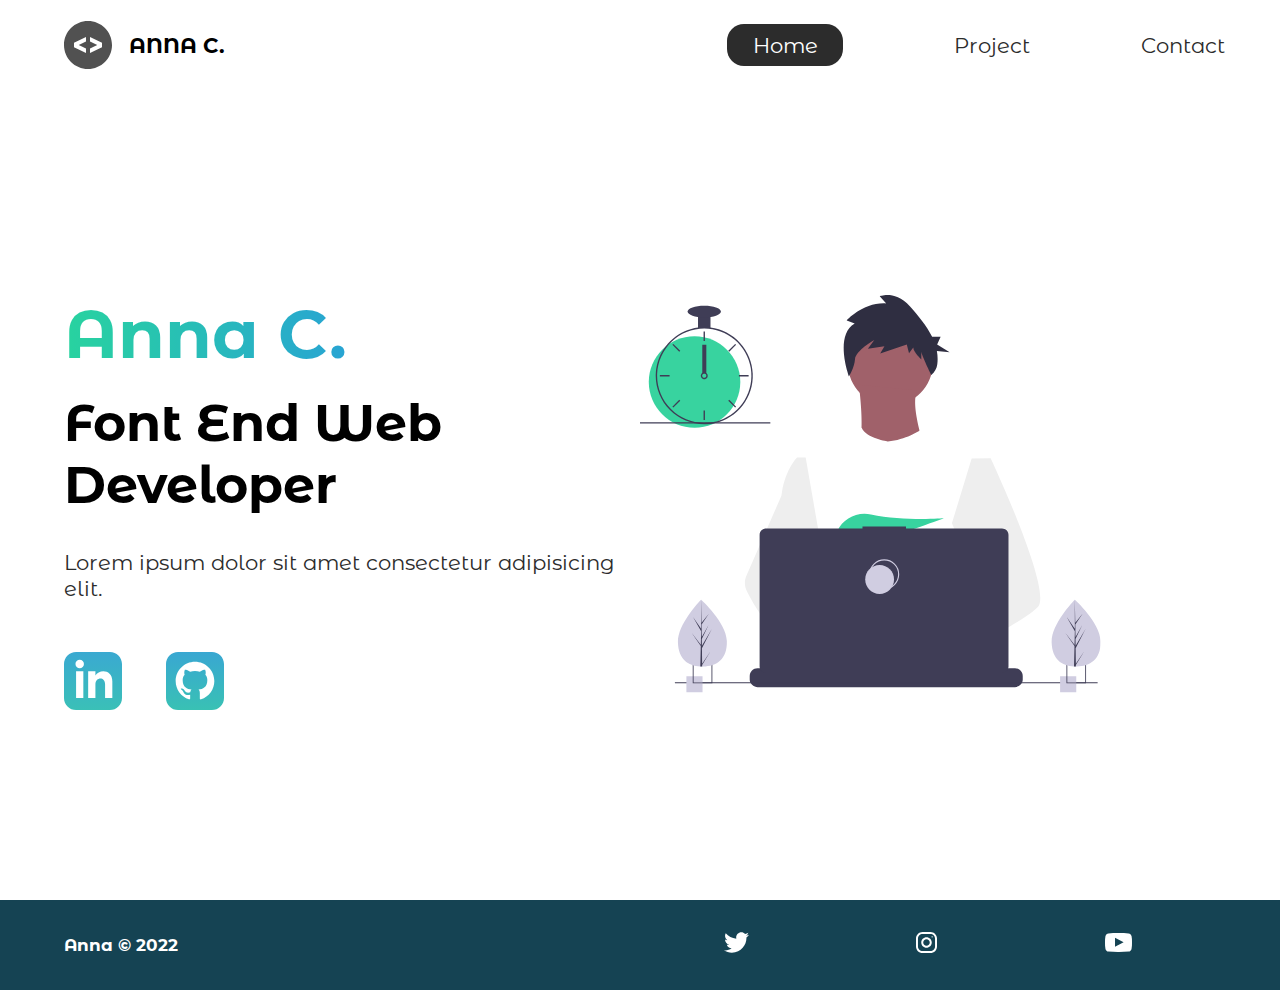
<file: index.html>
<!DOCTYPE html>
<html lang="en">
<head>
    <meta charset="UTF-8">
    <meta http-equiv="X-UA-Compatible" content="IE=edge">
    <meta name="viewport" content="width=device-width, initial-scale=1.0">
    <meta name="description" content="Portfolio">
    <meta name="robots" content="index,follow">
    
    <link rel="stylesheet" href="./styles/style.css">
    <link rel="preconnect" href="https://fonts.googleapis.com">
    <link rel="preconnect" href="https://fonts.gstatic.com" crossorigin>
    <link href="https://fonts.googleapis.com/css2?family=Montserrat+Alternates:wght@200&display=swap" rel="stylesheet"> 
    
    <title>Anna | Portfolio</title>
</head>


<body>


    <!-- ========== Header, Nav Bar ========== -->
    <header class="main-head">
        <nav>
            <div class="logo">
                <img src="icons/code.svg" alt="logo">
                <h1>ANNA C.</h1>
            </div>
            <ul>
                <li><a href="./index.html" class="active">Home</a></li>
                <li><a href="./projects/">Project</a></li>
                <li><a href="./contact/">Contact</a></li>
            </ul>
        </nav>
    </header>

    <!-- ========== Intro Section ========== -->
    <section class="intro">
        <div class="intro-text">
            <!-- ---------- Left Side ---------- -->
            <h2>Anna C.</h2>
            <h3>Font End Web <br/> Developer</h3>
            <p>Lorem ipsum dolor sit amet consectetur adipisicing elit.</p>
            <div class="intro-social">
                <a href="#"><img src="icons/linked-in.svg" alt="linkedin-social-link"></a>
                <a href="#"><img src="icons/github.svg" alt="github-social-link"></a>
            </div>
        </div>
        <!-- ----------- Right Side ---------- -->
        <div class="intro-img">
            <!-- grab svg here to modify the details of the img-->
            <svg
            width="799"
            height="690"
            viewBox="0 0 799 690"
            fill="none"
            xmlns="http://www.w3.org/2000/svg"
          >
            <g id="undraw_dev_productivity_umsq (1) 1" clip-path="url(#clip0)">
              <path
                id="Vector"
                d="M516.92 624.636C516.92 624.636 512.16 626.266 504.42 628.576C487.31 633.706 455.65 642.216 428.82 643.916C405.72 645.396 386.2 641.836 382.63 626.766C381.1 620.286 383.27 614.956 388 610.576C402.12 597.486 439 592.796 468.25 591.186C476.51 590.736 484.15 590.526 490.51 590.446C501.31 590.306 508.39 590.526 508.39 590.526L508.56 591.186L516.92 624.636Z"
                fill="#A0616A"
              />
              <path
                id="Vector_2"
                d="M436.99 672.586C418.61 695.346 342.73 647.666 316.19 629.886C310.41 626.016 306.97 623.566 306.97 623.566L331.25 591.186L338.94 580.936C338.94 580.936 345.82 584.586 355.99 590.526C356.36 590.746 356.73 590.966 357.11 591.186C365.88 596.336 376.89 603.066 388 610.576C403.33 620.946 418.83 632.776 428.82 643.916C438.59 654.806 443.08 665.036 436.99 672.586Z"
                fill="#A0616A"
              />
              <g id="me">
                <path
                  id="Vector_3"
                  d="M434.672 191.952C475.283 191.607 507.926 158.406 507.582 117.795C507.237 77.1832 474.036 44.5403 433.425 44.8847C392.813 45.2291 360.17 78.4303 360.515 119.042C360.859 159.653 394.06 192.296 434.672 191.952Z"
                  fill="#A0616A"
                />
                <path
                  id="Vector_4"
                  d="M379.477 155.65C379.477 155.65 394.216 259.972 373.002 271.875C351.787 283.779 499.929 283.588 499.929 283.588C499.929 283.588 466.124 193.284 480.809 165.449L379.477 155.65Z"
                  fill="#A0616A"
                />
                <path
                  id="Vector_5"
                  d="M608.101 283.199L596.257 339.402L571.214 458.308L570.49 464.815L562.138 540.138L556.582 590.177L552.857 623.79C528.584 636.526 510.988 645.326 510.988 645.326C510.988 645.326 509.404 637.719 506.871 627.99C489.805 633.265 458.218 642.043 431.404 643.97C441.266 654.777 445.842 664.969 439.817 672.57C421.63 695.485 345.349 648.45 318.659 630.896C318.077 635.158 317.879 639.464 318.068 643.762L297.626 628.314L299.331 592.359L302.206 531.522L305.819 455.229C304.448 451.975 303.294 448.634 302.364 445.228C295.956 423.161 288.032 379.057 281.928 342.067C277.016 312.298 273.302 287.138 272.517 281.785C272.411 281.086 272.358 280.726 272.358 280.726L384.363 230.094C392.509 248.556 429.865 253.809 429.865 253.809C460.756 251.417 484.847 234.913 484.847 234.913L608.101 283.199Z"
                  fill="white"
                />
                <path
                  id="Vector_6"
                  d="M372.285 49.3811L358.49 43.9934C358.49 43.9934 386.969 12.1 426.99 14.513L415.635 2.22366C415.635 2.22366 443.04 -9.01799 468.283 19.6674C481.553 34.7467 496.908 52.4737 506.557 72.5077L521.281 72.3829L515.251 85.9663L536.874 99.3152L514.777 97.0719C516.155 104.471 516.421 112.034 515.566 119.511C514.683 126.991 510.928 133.835 505.094 138.598V138.598C505.094 138.598 487.743 103.449 487.696 97.9443L487.813 111.705C487.813 111.705 473.959 99.4371 473.889 91.1807L466.471 100.877L462.593 85.7717L416.475 101.301L423.87 88.8526L395.157 93.2246L406.278 77.9923C406.278 77.9923 373.932 96.1568 372.811 111.304C371.689 126.452 362.299 140.875 362.299 140.875C362.299 140.875 336.213 70.3294 372.285 49.3811Z"
                  fill="#2F2E41"
                />
                <path
                  id="Vector_7"
                  d="M690.215 540.422C682.794 548.605 664.338 560.992 641.951 574.422C633.623 579.413 624.757 584.559 615.71 589.676C594.122 601.889 571.514 614.001 552.857 623.79C528.584 636.526 510.988 645.326 510.988 645.326C510.988 645.326 509.403 637.719 506.871 627.99C503.48 614.968 498.397 598.141 493.184 590.715C493.002 590.456 492.82 590.218 492.638 589.979C491.121 588.022 489.601 586.885 488.112 586.897L562.138 540.138L594.127 519.926L570.489 464.814L540.842 395.683L557.908 339.727L575.062 283.479L608.101 283.199C608.101 283.199 619.243 306.985 633.514 340.166C635.647 345.128 637.851 350.299 640.096 355.64C669.469 425.394 706.176 522.836 690.215 540.422Z"
                  fill="#EEEEEE"
                />
                <path
                  id="Vector_8"
                  d="M358.123 591.2C355.41 591.212 352.702 591.456 350.029 591.928C327.074 596.073 320.47 616.94 318.659 630.896C318.077 635.158 317.879 639.464 318.068 643.761L297.626 628.314L290.178 622.687C272.316 616.628 256.353 605.733 242.483 592.84C230.449 581.456 219.634 568.849 210.213 555.223C200.831 541.793 192.448 527.692 185.134 513.034C183.094 508.943 181.977 504.454 181.864 499.884C181.751 495.314 182.644 490.775 184.48 486.588L209.154 430.327L245.218 348.098C245.471 346.146 245.752 344.237 246.059 342.371C252.995 300.511 272.367 281.786 272.367 281.786L287.286 281.659L297.778 341.932L310.813 416.815L302.364 445.227L282.839 510.845L302.205 531.522L358.123 591.2Z"
                  fill="#EEEEEE"
                />
              </g>
              <path
                id="Vector_9"
                d="M372.877 415.806L385.631 430.686C390.37 429.783 395.319 428.721 400.416 427.529L396.752 415.806L405.71 426.256C459.707 412.975 526.637 387.155 526.637 387.155C526.637 387.155 454.379 392.453 400.428 380.666C376.558 375.451 351.998 387.284 342.202 409.668C336.508 422.679 337.403 433.951 357.596 433.951C364.419 433.835 371.223 433.195 377.949 432.037L372.877 415.806Z"
                fill="#38D39F"
              />
              <path
                id="Vector_10"
                d="M663.65 660.386V666.456C663.654 668.122 663.345 669.774 662.74 671.326C662.472 672.018 662.147 672.687 661.77 673.326C660.578 675.326 658.887 676.983 656.862 678.133C654.838 679.283 652.549 679.887 650.22 679.886H203.67C201.342 679.887 199.053 679.283 197.028 678.133C195.003 676.983 193.312 675.326 192.12 673.326C191.743 672.687 191.419 672.018 191.15 671.326C190.546 669.774 190.237 668.122 190.24 666.456V660.386C190.24 658.622 190.587 656.876 191.262 655.246C191.936 653.616 192.926 652.136 194.173 650.888C195.42 649.641 196.901 648.652 198.53 647.977C200.16 647.302 201.906 646.955 203.67 646.956H229.41V644.126C229.41 644.052 229.425 643.979 229.453 643.911C229.481 643.843 229.522 643.782 229.574 643.73C229.626 643.678 229.688 643.636 229.756 643.608C229.824 643.58 229.897 643.566 229.97 643.566H243.4C243.474 643.566 243.547 643.58 243.615 643.608C243.683 643.636 243.745 643.678 243.797 643.73C243.849 643.782 243.89 643.843 243.918 643.911C243.946 643.979 243.96 644.052 243.96 644.126V646.956H252.35V644.126C252.35 644.052 252.365 643.979 252.393 643.911C252.421 643.843 252.462 643.782 252.514 643.73C252.566 643.678 252.628 643.636 252.696 643.608C252.764 643.58 252.837 643.566 252.91 643.566H266.34C266.414 643.566 266.487 643.58 266.555 643.608C266.623 643.636 266.684 643.678 266.736 643.73C266.789 643.782 266.83 643.843 266.858 643.911C266.886 643.979 266.9 644.052 266.9 644.126V646.956H275.3V644.126C275.3 644.052 275.315 643.979 275.343 643.911C275.371 643.843 275.412 643.782 275.464 643.73C275.516 643.678 275.578 643.636 275.646 643.608C275.714 643.58 275.787 643.566 275.86 643.566H289.29C289.364 643.566 289.437 643.58 289.505 643.608C289.573 643.636 289.634 643.678 289.686 643.73C289.739 643.782 289.78 643.843 289.808 643.911C289.836 643.979 289.85 644.052 289.85 644.126V646.956H298.24V644.126C298.24 644.052 298.255 643.979 298.283 643.911C298.311 643.843 298.352 643.782 298.404 643.73C298.456 643.678 298.518 643.636 298.586 643.608C298.654 643.58 298.727 643.566 298.8 643.566H312.23C312.304 643.566 312.377 643.58 312.445 643.608C312.513 643.636 312.574 643.678 312.626 643.73C312.678 643.782 312.72 643.843 312.748 643.911C312.776 643.979 312.79 644.052 312.79 644.126V646.956H321.18V644.126C321.18 644.052 321.194 643.979 321.223 643.911C321.251 643.843 321.292 643.782 321.344 643.73C321.396 643.678 321.458 643.636 321.526 643.608C321.594 643.58 321.667 643.566 321.74 643.566H335.17C335.244 643.566 335.317 643.58 335.385 643.608C335.453 643.636 335.514 643.678 335.566 643.73C335.618 643.782 335.66 643.843 335.688 643.911C335.716 643.979 335.73 644.052 335.73 644.126V646.956H344.13V644.126C344.13 644.052 344.145 643.979 344.173 643.911C344.201 643.843 344.242 643.782 344.294 643.73C344.346 643.678 344.408 643.636 344.476 643.608C344.544 643.58 344.617 643.566 344.69 643.566H358.12C358.194 643.566 358.267 643.58 358.335 643.608C358.403 643.636 358.464 643.678 358.516 643.73C358.569 643.782 358.61 643.843 358.638 643.911C358.666 643.979 358.68 644.052 358.68 644.126V646.956H367.07V644.126C367.07 644.052 367.085 643.979 367.113 643.911C367.141 643.843 367.182 643.782 367.234 643.73C367.286 643.678 367.348 643.636 367.416 643.608C367.484 643.58 367.557 643.566 367.63 643.566H472.83C472.904 643.566 472.977 643.58 473.045 643.608C473.113 643.636 473.174 643.678 473.227 643.73C473.279 643.782 473.32 643.843 473.348 643.911C473.376 643.979 473.39 644.052 473.39 644.126V646.956H481.79V644.126C481.79 644.052 481.804 643.979 481.833 643.911C481.861 643.843 481.902 643.782 481.954 643.73C482.006 643.678 482.068 643.636 482.136 643.608C482.204 643.58 482.277 643.566 482.35 643.566H495.78C495.928 643.567 496.07 643.627 496.175 643.732C496.279 643.836 496.339 643.978 496.34 644.126V646.956H504.73V644.126C504.73 644.052 504.745 643.979 504.773 643.911C504.801 643.843 504.842 643.782 504.894 643.73C504.946 643.678 505.008 643.636 505.076 643.608C505.144 643.58 505.217 643.566 505.29 643.566H518.72C518.794 643.566 518.867 643.58 518.935 643.608C519.003 643.636 519.065 643.678 519.117 643.73C519.169 643.782 519.21 643.843 519.238 643.911C519.266 643.979 519.28 644.052 519.28 644.126V646.956H527.67V644.126C527.67 644.052 527.685 643.979 527.713 643.911C527.741 643.843 527.782 643.782 527.834 643.73C527.886 643.678 527.948 643.636 528.016 643.608C528.084 643.58 528.157 643.566 528.23 643.566H541.66C541.734 643.566 541.807 643.58 541.875 643.608C541.943 643.636 542.005 643.678 542.057 643.73C542.109 643.782 542.15 643.843 542.178 643.911C542.206 643.979 542.22 644.052 542.22 644.126V646.956H550.62V644.126C550.62 644.052 550.635 643.979 550.663 643.911C550.691 643.843 550.732 643.782 550.784 643.73C550.836 643.678 550.898 643.636 550.966 643.608C551.034 643.58 551.107 643.566 551.18 643.566H564.61C564.757 643.568 564.898 643.628 565.001 643.733C565.104 643.837 565.161 643.979 565.16 644.126V646.956H573.56V644.126C573.56 644.052 573.575 643.979 573.603 643.911C573.631 643.843 573.672 643.782 573.724 643.73C573.776 643.678 573.838 643.636 573.906 643.608C573.974 643.58 574.047 643.566 574.12 643.566H587.55C587.624 643.566 587.697 643.58 587.765 643.608C587.833 643.636 587.895 643.678 587.947 643.73C587.999 643.782 588.04 643.843 588.068 643.911C588.096 643.979 588.11 644.052 588.11 644.126V646.956H596.5V644.126C596.5 644.052 596.515 643.979 596.543 643.911C596.571 643.843 596.612 643.782 596.664 643.73C596.716 643.678 596.778 643.636 596.846 643.608C596.914 643.58 596.987 643.566 597.06 643.566H610.49C610.564 643.566 610.637 643.58 610.705 643.608C610.773 643.636 610.835 643.678 610.887 643.73C610.939 643.782 610.98 643.843 611.008 643.911C611.036 643.979 611.05 644.052 611.05 644.126V646.956H650.22C651.984 646.955 653.731 647.302 655.36 647.977C656.99 648.652 658.471 649.641 659.718 650.888C660.965 652.136 661.954 653.616 662.629 655.246C663.304 656.876 663.651 658.622 663.65 660.386Z"
                fill="#3F3D56"
              />
              <path
                id="Vector_11"
                d="M793.5 671.326H60.5V673.326H793.5V671.326Z"
                fill="#3F3D56"
              />
              <path
                id="Vector_12"
                d="M627.694 404.757H461.251V401.326H385.78V404.757H218.651C215.665 404.757 212.801 405.943 210.69 408.054C208.578 410.166 207.392 413.029 207.392 416.015V643.927C207.392 646.913 208.578 649.776 210.69 651.888C212.801 653.999 215.665 655.185 218.651 655.185H627.694C630.68 655.185 633.544 653.999 635.655 651.888C637.767 649.776 638.953 646.913 638.953 643.927V416.015C638.953 414.537 638.662 413.073 638.096 411.707C637.53 410.341 636.701 409.1 635.655 408.054C634.61 407.009 633.369 406.18 632.003 405.614C630.637 405.048 629.173 404.757 627.694 404.757Z"
                fill="#3F3D56"
              />
              <path
                id="Vector_13"
                d="M423.5 509.326C437.307 509.326 448.5 498.133 448.5 484.326C448.5 470.519 437.307 459.326 423.5 459.326C409.693 459.326 398.5 470.519 398.5 484.326C398.5 498.133 409.693 509.326 423.5 509.326Z"
                stroke="#D0CDE1"
                stroke-width="2"
                stroke-miterlimit="10"
              />
              <path
                id="Vector_14"
                d="M415.5 518.326C429.307 518.326 440.5 507.133 440.5 493.326C440.5 479.519 429.307 468.326 415.5 468.326C401.693 468.326 390.5 479.519 390.5 493.326C390.5 507.133 401.693 518.326 415.5 518.326Z"
                fill="#D0CDE1"
              />
              <path
                id="Vector_15"
                d="M108.446 661.223H80.4463V689.223H108.446V661.223Z"
                fill="#D0CDE1"
              />
              <path
                id="Vector_16"
                d="M91.4502 639.223V673.223H125.45V639.223H91.4502ZM123.97 671.743H92.9202V640.703H123.97V671.743Z"
                fill="#3F3D56"
              />
              <path
                id="Vector_17"
                d="M756.446 661.223H728.446V689.223H756.446V661.223Z"
                fill="#D0CDE1"
              />
              <path
                id="Vector_18"
                d="M739.45 639.223V673.223H773.45V639.223H739.45ZM771.97 671.743H740.92V640.703H771.97V671.743Z"
                fill="#3F3D56"
              />
              <path
                id="Vector_19"
                d="M94.5802 230.113C138.399 230.113 173.921 194.592 173.921 150.773C173.921 106.955 138.399 71.4326 94.5802 71.4326C50.7617 71.4326 15.2397 106.955 15.2397 150.773C15.2397 194.592 50.7617 230.113 94.5802 230.113Z"
                fill="#38D39F"
              />
              <path
                id="Vector_20"
                d="M122.229 56.4899C115.045 55.5763 107.774 55.5763 100.59 56.4899C84.586 58.5913 69.5203 65.2398 57.181 75.6465C44.8417 86.0532 35.7467 99.7813 30.9754 115.202C28.8053 122.229 27.5764 129.514 27.3208 136.864C27.2848 137.886 27.2607 138.92 27.2607 139.954C27.283 162.264 36.1559 183.655 51.932 199.431C67.7082 215.207 89.0989 224.08 111.41 224.103C113.201 224.103 114.992 224.042 116.759 223.934C120.907 223.674 125.03 223.103 129.093 222.227C148.495 218.055 165.798 207.161 177.947 191.468C190.095 175.776 196.308 156.295 195.487 136.467C194.665 116.638 186.863 97.738 173.459 83.1039C160.054 68.4698 141.909 59.0435 122.229 56.4899H122.229ZM137.748 217.347H137.736C130.959 219.659 123.905 221.062 116.759 221.518C114.992 221.638 113.201 221.698 111.41 221.698C89.7377 221.672 68.961 213.051 53.6367 197.727C38.3123 182.402 29.6914 161.626 29.6649 139.954C29.6649 138.92 29.689 137.886 29.725 136.864C30.5514 115.744 39.5156 95.7617 54.7411 81.1008C69.9666 66.44 90.273 58.237 111.41 58.2089C130.776 58.21 149.513 65.0865 164.283 77.6131C179.052 90.1398 188.895 107.503 192.057 126.61C195.219 145.716 191.496 165.325 181.55 181.942C171.604 198.559 156.081 211.106 137.748 217.347H137.748Z"
                fill="#3F3D56"
              />
              <path
                id="Vector_21"
                d="M112.612 63.0176H110.208V79.8474H112.612V63.0176Z"
                fill="#3F3D56"
              />
              <path
                id="Vector_22"
                d="M57.8578 84.7018L56.1577 86.4019L68.0582 98.3023L69.7582 96.6022L57.8578 84.7018Z"
                fill="#3F3D56"
              />
              <path
                id="Vector_23"
                d="M34.4736 138.751V141.156H51.3034V138.751H34.4736Z"
                fill="#3F3D56"
              />
              <path
                id="Vector_24"
                d="M56.1578 193.506L57.8579 195.206L69.7584 183.306L68.0583 181.606L56.1578 193.506Z"
                fill="#3F3D56"
              />
              <path
                id="Vector_25"
                d="M153.062 96.6022L154.762 98.3022L166.662 86.4018L164.962 84.7017L153.062 96.6022Z"
                fill="#3F3D56"
              />
              <path
                id="Vector_26"
                d="M171.516 138.751V141.156H188.346V138.751H171.516Z"
                fill="#3F3D56"
              />
              <path
                id="Vector_27"
                d="M154.762 181.605L153.062 183.305L164.962 195.206L166.662 193.506L154.762 181.605Z"
                fill="#3F3D56"
              />
              <path
                id="Vector_28"
                d="M112.612 200.06H110.208V216.89H112.612V200.06Z"
                fill="#3F3D56"
              />
              <path
                id="Vector_29"
                d="M115.016 135.145C113.976 134.365 112.711 133.943 111.41 133.943C110.11 133.943 108.844 134.365 107.804 135.145C107.091 135.686 106.505 136.375 106.085 137.165C105.552 138.181 105.322 139.329 105.421 140.473C105.52 141.616 105.944 142.707 106.644 143.617C107.343 144.527 108.288 145.218 109.368 145.608C110.447 145.997 111.616 146.07 112.735 145.817C113.855 145.564 114.878 144.996 115.685 144.179C116.492 143.363 117.048 142.333 117.288 141.21C117.528 140.088 117.441 138.92 117.039 137.846C116.636 136.771 115.935 135.834 115.017 135.145H115.016ZM111.41 143.56C110.454 143.557 109.539 143.176 108.863 142.501C108.187 141.825 107.807 140.909 107.804 139.954C107.808 139.224 108.03 138.513 108.441 137.91C108.793 137.4 109.271 136.989 109.828 136.718C110.386 136.446 111.004 136.323 111.623 136.361C112.241 136.398 112.84 136.594 113.361 136.931C113.881 137.267 114.307 137.732 114.595 138.281C114.883 138.83 115.025 139.444 115.007 140.063C114.989 140.683 114.811 141.287 114.491 141.818C114.17 142.349 113.719 142.788 113.179 143.093C112.639 143.398 112.03 143.559 111.41 143.56V143.56Z"
                fill="#3F3D56"
              />
              <path
                id="Vector_30"
                d="M122.229 35.3687H100.591V57.007H122.229V35.3687Z"
                fill="#3F3D56"
              />
              <path
                id="Vector_31"
                d="M111.41 38.9748C127.344 38.9748 140.261 34.4 140.261 28.7567C140.261 23.1134 127.344 18.5386 111.41 18.5386C95.4757 18.5386 82.5586 23.1134 82.5586 28.7567C82.5586 34.4 95.4757 38.9748 111.41 38.9748Z"
                fill="#3F3D56"
              />
              <path id="clock-arrow" d="M115 86H108V135H115V86Z" fill="#3F3D56" />
              <path
                id="Vector_32"
                d="M226 220.44H0V222.844H226V220.44Z"
                fill="#3F3D56"
              />
              <g id="plant-left">
                <path
                  id="Vector_33"
                  d="M150.594 599.754C151.527 631.704 132.858 643.413 109.43 644.097C108.886 644.113 108.344 644.123 107.805 644.126C106.719 644.135 105.643 644.117 104.577 644.072C83.3891 643.193 66.6172 631.945 65.7495 602.232C64.8515 571.482 103.018 531.529 105.882 528.574L105.887 528.571C105.996 528.458 106.052 528.402 106.052 528.402C106.052 528.402 149.661 567.807 150.594 599.754Z"
                  fill="#D0CDE1"
                />
                <path
                  id="Vector_34"
                  d="M107.744 639.255L122.626 617.124L107.774 641.636L107.805 644.126C106.719 644.135 105.643 644.117 104.577 644.072L105.315 612.06L105.295 611.813L105.322 611.766L105.393 608.741L89.0952 585.078L105.374 606.477L105.432 607.116L105.989 582.93L91.9122 558.397L106.029 578.681L105.882 528.574L105.882 528.407L105.887 528.571L106.821 568.062L119.651 552.021L106.863 571.464L107.143 593.098L118.949 571.984L107.187 596.279L107.343 608.308L124.512 578.897L107.395 612.505L107.744 639.255Z"
                  fill="#3F3D56"
                />
              </g>
              <g id="plant-right">
                <path
                  id="Vector_35"
                  d="M798.594 599.754C799.527 631.704 780.858 643.413 757.43 644.097C756.886 644.113 756.344 644.123 755.805 644.126C754.719 644.135 753.643 644.117 752.577 644.072C731.389 643.193 714.617 631.945 713.749 602.232C712.851 571.482 751.018 531.529 753.882 528.574L753.887 528.571C753.996 528.458 754.052 528.402 754.052 528.402C754.052 528.402 797.661 567.807 798.594 599.754Z"
                  fill="#D0CDE1"
                />
                <path
                  id="Vector_36"
                  d="M755.744 639.255L770.626 617.124L755.774 641.636L755.805 644.126C754.719 644.135 753.643 644.117 752.577 644.072L753.315 612.06L753.295 611.813L753.323 611.766L753.393 608.741L737.095 585.078L753.374 606.477L753.432 607.116L753.989 582.93L739.912 558.397L754.029 578.681L753.882 528.574L753.882 528.407L753.887 528.571L754.821 568.062L767.651 552.021L754.864 571.464L755.143 593.098L766.949 571.984L755.187 596.279L755.343 608.308L772.512 578.897L755.395 612.505L755.744 639.255Z"
                  fill="#3F3D56"
                />
              </g>
            </g>
            <defs>
              <clipPath id="clip0">
                <rect width="798.627" height="689.223" fill="white" />
              </clipPath>
            </defs>
          </svg>
          <img src="img/splash.svg" alt="" class="splash">
        </div>
    </section>

    <!-- ========== Footer ========== -->
    <footer>
        <h4>Anna &copy; 2022</h4>
        <ul>
            <li><a href="#"><img src="../icons/twitter 1.svg" alt="twitter"></a></li>
            <li><a href="#"><img src="../icons/instagram 1.svg" alt="instagram"></a></li>
            <li><a href="#"><img src="../icons/youtube-symbol 1.svg" alt="youtube"></a></li>
        </ul>
    </footer>


</body>


</html>
</file>
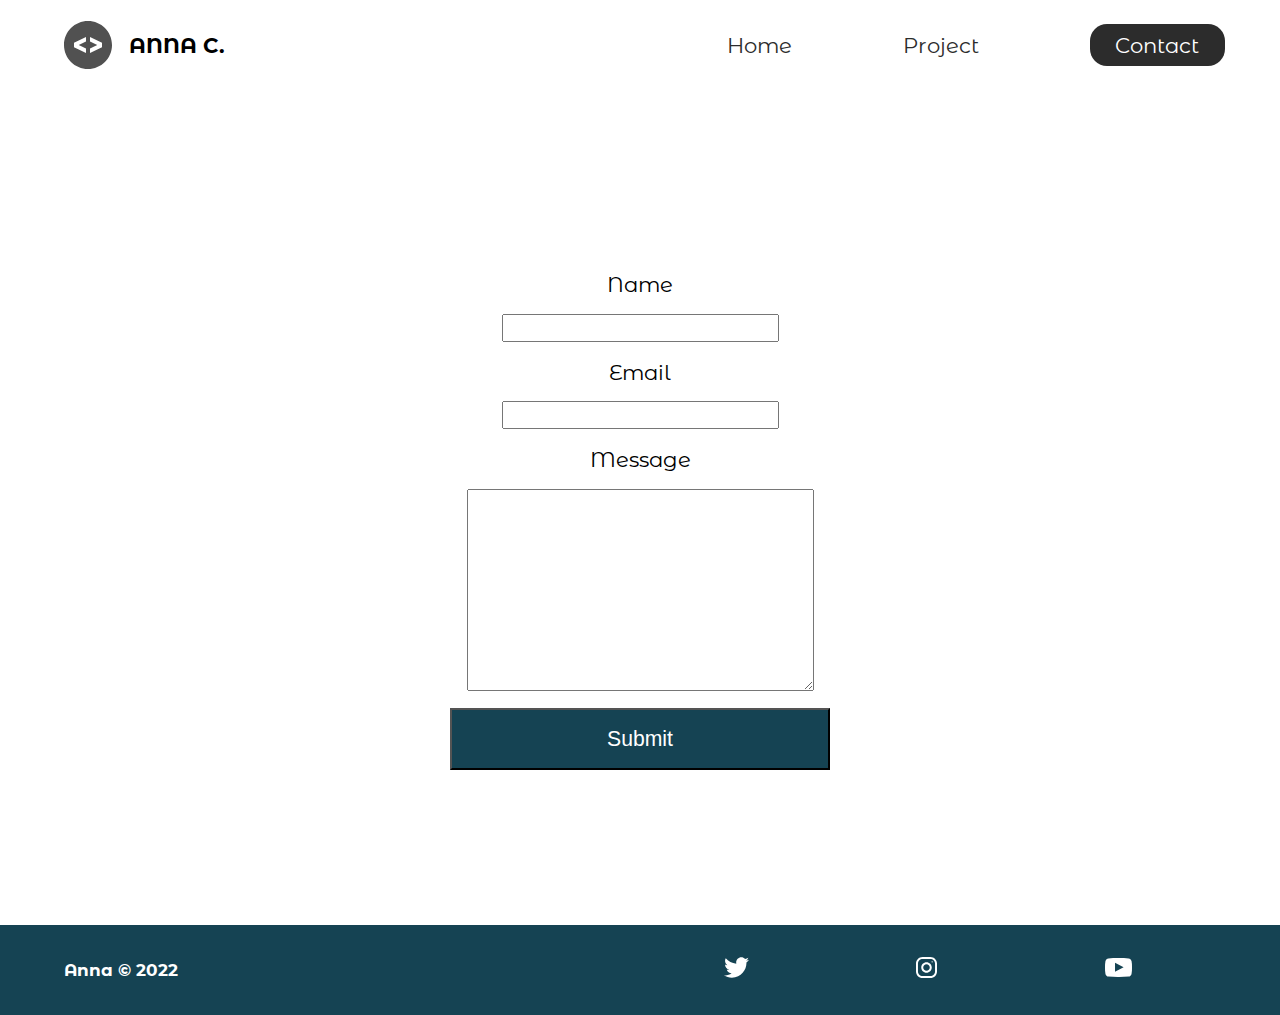
<file: contact/index.html>
<!DOCTYPE html>
<html lang="en">
<head>
    <meta charset="UTF-8">
    <meta http-equiv="X-UA-Compatible" content="IE=edge">
    <meta name="viewport" content="width=device-width, initial-scale=1.0">
    <meta name="description" content="Portfolio">
    <meta name="robots" content="index,follow">
    
    <link rel="stylesheet" href="../styles/style.css">
    <link rel="preconnect" href="https://fonts.googleapis.com">
    <link rel="preconnect" href="https://fonts.gstatic.com" crossorigin>
    <link href="https://fonts.googleapis.com/css2?family=Montserrat+Alternates:wght@200&display=swap" rel="stylesheet"> 
    
    <title>Anna | Portfolio</title>
</head>


<body>


    <!-- ========== Header, Nav Bar ========== -->
    <header class="main-head">
        <nav>
            <div class="logo">
                <img src="../icons/code.svg" alt="logo">
                <h1>ANNA C.</h1>
            </div>
            <ul>
                <li><a href="../index.html">Home</a></li>
                <li><a href="../projects/index.html">Project</a></li>
                <li><a href="./index.html" class="active">Contact</a></li>
            </ul>
        </nav>
    </header>

    <!-- ========== Form Section ========== -->
    <section class="form-section">
        <form action="">
            <label for="name">Name</label>
            <input type="text" name="name" id="name" required>
            <label for="email">Email</label>
            <input type="email" name="email" id="email" required>
            <label for="message">Message</label>
            <textarea name="message" id="message" cols="30" rows="10"></textarea>
            <button type="submit">Submit</button>
        </form>
    </section>

    <!-- ========== Footer ========== -->
    <footer>
        <h4>Anna &copy; 2022</h4>
        <ul>
            <li><a href="#"><img src="../icons/twitter 1.svg" alt="twitter"></a></li>
            <li><a href="#"><img src="../icons/instagram 1.svg" alt="instagram"></a></li>
            <li><a href="#"><img src="../icons/youtube-symbol 1.svg" alt="youtube"></a></li>
        </ul>
    </footer>


</body>


</html>
</file>
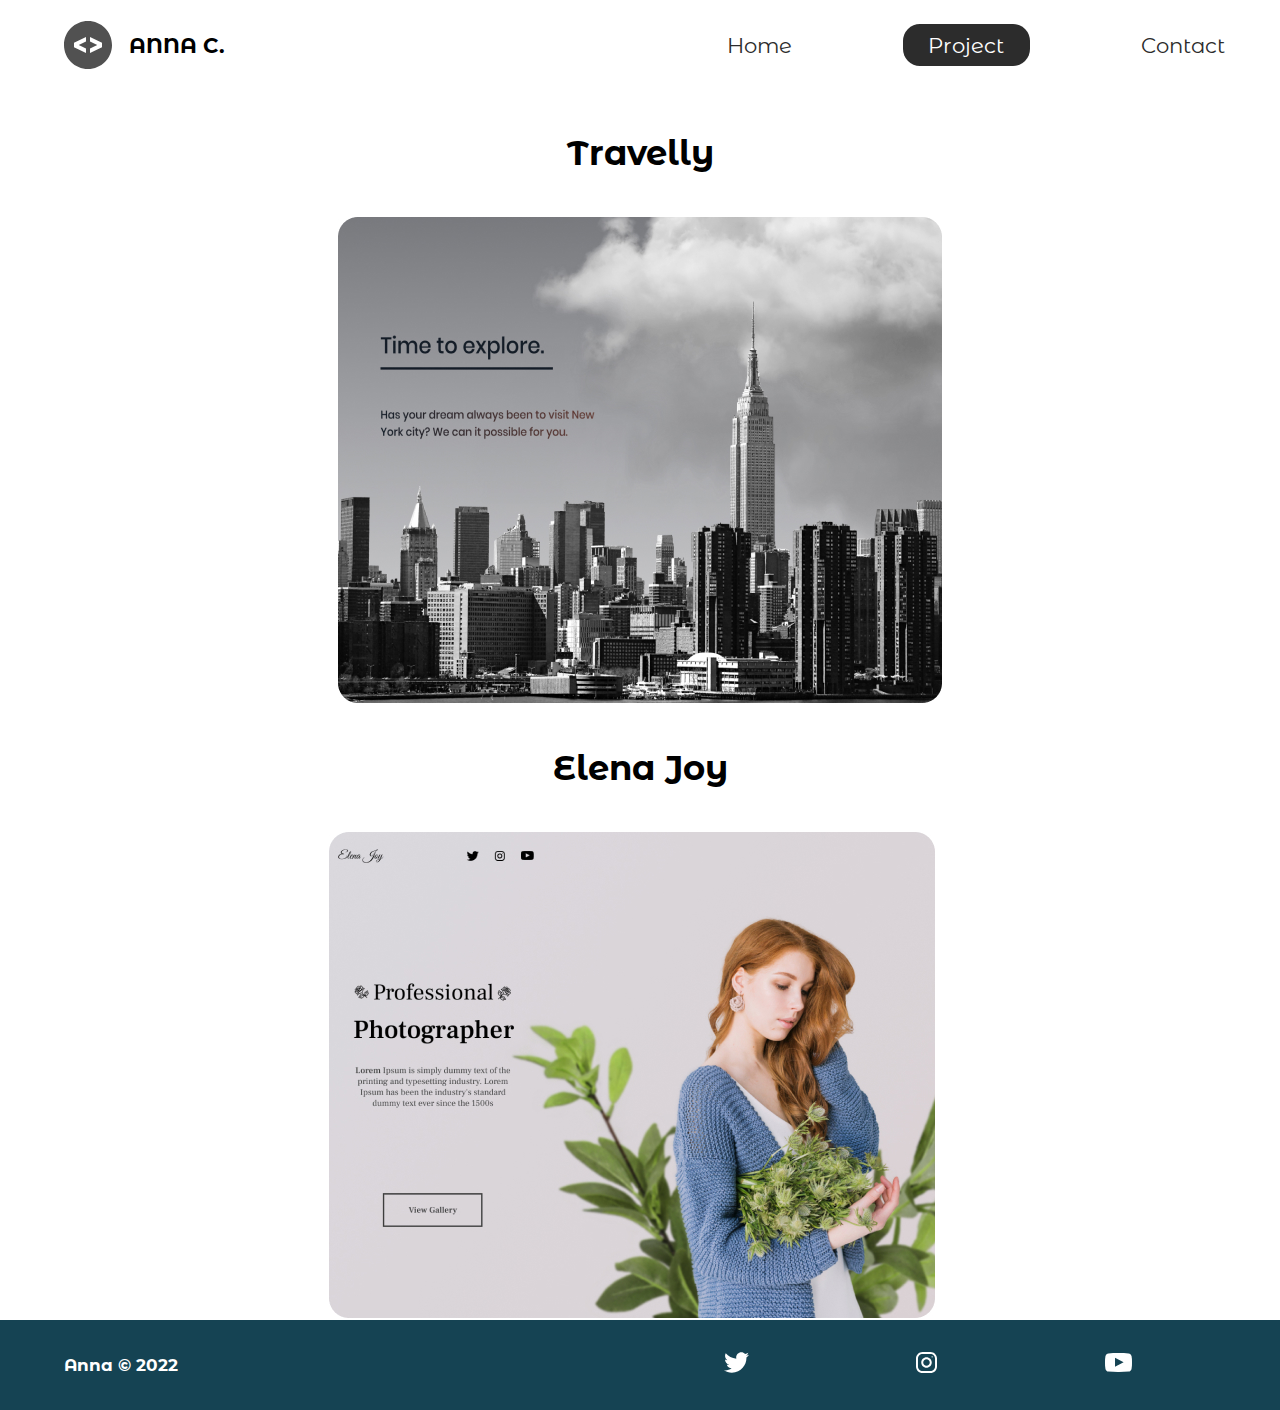
<file: projects/index.html>
<!DOCTYPE html>
<html lang="en">
<head>
    <meta charset="UTF-8">
    <meta http-equiv="X-UA-Compatible" content="IE=edge">
    <meta name="viewport" content="width=device-width, initial-scale=1.0">
    <meta name="description" content="Portfolio">
    <meta name="robots" content="index,follow">
    
    <link rel="stylesheet" href="../styles/style.css">
    <link rel="preconnect" href="https://fonts.googleapis.com">
    <link rel="preconnect" href="https://fonts.gstatic.com" crossorigin>
    <link href="https://fonts.googleapis.com/css2?family=Montserrat+Alternates:wght@200&display=swap" rel="stylesheet"> 
    
    <title>Anna | Portfolio</title>
</head>


<body>


    <!-- ========== Header, Nav Bar ========== -->
    <header class="main-head">
        <nav>
            <div class="logo">
                <img src="../icons/code.svg" alt="logo">
                <h1>ANNA C.</h1>
            </div>
            <ul>
                <li><a href="../index.html">Home</a></li>
                <li><a href="./index.html" class="active">Project</a></li>
                <li><a href="../contact/">Contact</a></li>
            </ul>
        </nav>
    </header>

    <!-- ========== Projects Section ========== -->
    <section class="projects">
        <div class="travelly">
            <h2>Travelly</h2>
            <img src="../img/travelly.jpg" alt="travelly-project">
        </div>
        <div class="elena-joy">
            <h2>Elena Joy</h2>
            <img src="../img/elena-joy.jpg" alt="elena-joy">
        </div>
    </section>

    <!-- ========== Footer ========== -->
    <footer>
        <h4>Anna &copy; 2022</h4>
        <ul>
            <li><a href="#"><img src="../icons/twitter 1.svg" alt="twitter"></a></li>
            <li><a href="#"><img src="../icons/instagram 1.svg" alt="instagram"></a></li>
            <li><a href="#"><img src="../icons/youtube-symbol 1.svg" alt="youtube"></a></li>
        </ul>
    </footer>


</body>


</html>
</file>
<file: styles/style.css>
* {
  margin: 0;
  padding: 0;
  -webkit-box-sizing: border-box;
          box-sizing: border-box;
}

html {
  font-size: 62.5%;
  font-family: 'Montserrat Alternates', sans-serif;
}

h1 {
  font-size: 2.5rem;
}

h2 {
  font-size: 4rem;
}

h3 {
  font-size: 3rem;
}

h4, h5 {
  font-size: 2rem;
}

li, button, label, input, p, a {
  font-size: 2.5rem;
}

ul {
  list-style: none;
}

a {
  text-decoration: none;
  color: #2c2c2c;
}

.main-head {
  width: 95%;
  margin: 0 0 0 auto;
}

nav {
  display: -webkit-box;
  display: -ms-flexbox;
  display: flex;
  -webkit-box-pack: justify;
      -ms-flex-pack: justify;
          justify-content: space-between;
  -webkit-box-align: center;
      -ms-flex-align: center;
          align-items: center;
  -webkit-box-orient: horizontal;
  -webkit-box-direction: normal;
      -ms-flex-direction: row;
          flex-direction: row;
  min-height: 10vh;
  width: 60%;
  -ms-flex-wrap: wrap;
      flex-wrap: wrap;
}

nav .logo {
  display: -webkit-box;
  display: -ms-flexbox;
  display: flex;
  -webkit-box-pack: start;
      -ms-flex-pack: start;
          justify-content: flex-start;
  -webkit-box-align: center;
      -ms-flex-align: center;
          align-items: center;
  -webkit-box-orient: horizontal;
  -webkit-box-direction: normal;
      -ms-flex-direction: row;
          flex-direction: row;
  -webkit-box-flex: 1;
      -ms-flex: 1 1 40rem;
          flex: 1 1 40rem;
}

nav .logo h1 {
  margin: 2rem;
}

nav ul {
  display: -webkit-box;
  display: -ms-flexbox;
  display: flex;
  -ms-flex-pack: distribute;
      justify-content: space-around;
  -webkit-box-align: center;
      -ms-flex-align: center;
          align-items: center;
  -webkit-box-orient: horizontal;
  -webkit-box-direction: normal;
      -ms-flex-direction: row;
          flex-direction: row;
  -webkit-box-flex: 1;
      -ms-flex: 1 1 40rem;
          flex: 1 1 40rem;
}

.intro {
  min-height: 90vh;
  width: 90%;
  margin: auto;
  -ms-flex-wrap: wrap;
      flex-wrap: wrap;
  display: -webkit-box;
  display: -ms-flexbox;
  display: flex;
  -webkit-box-pack: justify;
      -ms-flex-pack: justify;
          justify-content: space-between;
  -webkit-box-align: center;
      -ms-flex-align: center;
          align-items: center;
  -webkit-box-orient: horizontal;
  -webkit-box-direction: normal;
      -ms-flex-direction: row;
          flex-direction: row;
}

.intro h2 {
  font-size: 8rem;
  padding-top: 2rem;
  background: -webkit-gradient(linear, left top, right top, from(#28d39f), to(#28a4d3));
  background: linear-gradient(left, #28d39f, #28a4d3);
  background-clip: text;
  -webkit-text-fill-color: transparent;
  display: inline-block;
}

.intro h3 {
  font-size: 6rem;
  padding: 2rem 0rem;
}

.intro p {
  padding: 2rem 0rem;
  color: #2c2c2c;
}

.splash {
  position: absolute;
  top: 0%;
  right: 0%;
  height: 100%;
  z-index: -1;
}

.intro-social {
  margin-top: 4rem;
}

.intro-social a {
  margin-right: 5rem;
}

.active {
  background: #2c2c2c;
  color: white;
  padding: 1rem 3rem;
  border-radius: 2rem;
}

.intro-text,
.intro-img {
  -webkit-box-flex: 1;
      -ms-flex: 1 1 40rem;
          flex: 1 1 40rem;
}

#plant-left {
  -webkit-animation: plant 1.5s ease infinite alternate;
          animation: plant 1.5s ease infinite alternate;
}

#plant-right {
  -webkit-animation: plant 1.5s ease infinite alternate 0.5s;
          animation: plant 1.5s ease infinite alternate 0.5s;
}

#me {
  -webkit-animation: me 1s ease infinite alternate;
          animation: me 1s ease infinite alternate;
  -webkit-transform-origin: bottom;
          transform-origin: bottom;
}

#clock-arrow {
  -webkit-animation: clock 1.5s infinite linear;
          animation: clock 1.5s infinite linear;
  transform-box: fill-box;
  -webkit-transform-origin: bottom;
          transform-origin: bottom;
}

@-webkit-keyframes me {
  from {
    -webkit-transform: rotateZ(-5deg);
            transform: rotateZ(-5deg);
  }
  to {
    -webkit-transform: rotateZ(5deg);
            transform: rotateZ(5deg);
  }
}

@keyframes me {
  from {
    -webkit-transform: rotateZ(-5deg);
            transform: rotateZ(-5deg);
  }
  to {
    -webkit-transform: rotateZ(5deg);
            transform: rotateZ(5deg);
  }
}

@-webkit-keyframes plant {
  from {
    -webkit-transform: translateY(0%);
            transform: translateY(0%);
  }
  to {
    -webkit-transform: translateY(-30%);
            transform: translateY(-30%);
  }
}

@keyframes plant {
  from {
    -webkit-transform: translateY(0%);
            transform: translateY(0%);
  }
  to {
    -webkit-transform: translateY(-30%);
            transform: translateY(-30%);
  }
}

@-webkit-keyframes clock {
  from {
    -webkit-transform: rotateZ(0deg);
            transform: rotateZ(0deg);
  }
  to {
    -webkit-transform: rotateZ(360deg);
            transform: rotateZ(360deg);
  }
}

@keyframes clock {
  from {
    -webkit-transform: rotateZ(0deg);
            transform: rotateZ(0deg);
  }
  to {
    -webkit-transform: rotateZ(360deg);
            transform: rotateZ(360deg);
  }
}

.projects {
  width: 90%;
  margin: auto;
  min-height: 90vh;
  display: -webkit-box;
  display: -ms-flexbox;
  display: flex;
  -webkit-box-pack: justify;
      -ms-flex-pack: justify;
          justify-content: space-between;
  -webkit-box-align: center;
      -ms-flex-align: center;
          align-items: center;
  -webkit-box-orient: horizontal;
  -webkit-box-direction: normal;
      -ms-flex-direction: row;
          flex-direction: row;
  text-align: center;
  -ms-flex-wrap: wrap;
      flex-wrap: wrap;
}

.projects h2 {
  margin: 5rem;
}

.travelly,
.elena-joy {
  -webkit-box-flex: 1;
      -ms-flex: 1 1 50rem;
          flex: 1 1 50rem;
}

.form-section {
  min-height: 90vh;
  display: -webkit-box;
  display: -ms-flexbox;
  display: flex;
  -webkit-box-pack: center;
      -ms-flex-pack: center;
          justify-content: center;
  -webkit-box-align: center;
      -ms-flex-align: center;
          align-items: center;
  -webkit-box-orient: horizontal;
  -webkit-box-direction: normal;
      -ms-flex-direction: row;
          flex-direction: row;
  margin-top: 3rem;
}

.form-section form {
  padding: 3rem 10rem;
  -webkit-box-shadow: 0px 10px 10px rgba(0, 0, 0, 0.2) 0px 20px 40px rgba(0, 0, 0, 0.2);
          box-shadow: 0px 10px 10px rgba(0, 0, 0, 0.2) 0px 20px 40px rgba(0, 0, 0, 0.2);
  display: -webkit-box;
  display: -ms-flexbox;
  display: flex;
  -webkit-box-pack: center;
      -ms-flex-pack: center;
          justify-content: center;
  -webkit-box-align: center;
      -ms-flex-align: center;
          align-items: center;
  -webkit-box-orient: vertical;
  -webkit-box-direction: normal;
      -ms-flex-direction: column;
          flex-direction: column;
}

.form-section form input,
.form-section form textarea {
  margin: 2rem;
}

.form-section form input:focus,
.form-section form textarea:focus {
  outline: 2px solid black;
}

.form-section form textarea {
  font-family: 'Montserrat Alternates', sans-serif;
  font-size: 2rem;
}

.form-section form button {
  width: 100%;
  padding: 2rem;
  background: #154353;
  color: white;
  cursor: pointer;
}

.form-section form button:focus {
  background: #6e9e9e;
}

footer {
  background: #154353;
  color: white;
  min-height: 10vh;
  padding: 0% 5%;
  display: -webkit-box;
  display: -ms-flexbox;
  display: flex;
  -webkit-box-pack: start;
      -ms-flex-pack: start;
          justify-content: flex-start;
  -webkit-box-align: center;
      -ms-flex-align: center;
          align-items: center;
  -webkit-box-orient: horizontal;
  -webkit-box-direction: normal;
      -ms-flex-direction: row;
          flex-direction: row;
}

footer ul {
  -webkit-box-flex: 1;
      -ms-flex: 1 1 40rem;
          flex: 1 1 40rem;
  display: -webkit-box;
  display: -ms-flexbox;
  display: flex;
  -ms-flex-pack: distribute;
      justify-content: space-around;
  -webkit-box-align: center;
      -ms-flex-align: center;
          align-items: center;
  -webkit-box-orient: horizontal;
  -webkit-box-direction: normal;
      -ms-flex-direction: row;
          flex-direction: row;
}

footer h4 {
  -webkit-box-flex: 1;
      -ms-flex: 1 1 40rem;
          flex: 1 1 40rem;
}

@media screen and (max-width: 1332px) {
  html {
    font-size: 53%;
  }
  .splash {
    display: none;
  }
  svg {
    width: 80%;
  }
  nav {
    width: 100%;
  }
}

@media screen and (max-width: 754px) {
  html {
    font-size: 43%;
  }
  svg {
    height: 60%;
  }
  .main-head {
    width: 100%;
  }
  nav .logo {
    display: -webkit-box;
    display: -ms-flexbox;
    display: flex;
    -webkit-box-pack: center;
        -ms-flex-pack: center;
            justify-content: center;
    -webkit-box-align: center;
        -ms-flex-align: center;
            align-items: center;
    -webkit-box-orient: vertical;
    -webkit-box-direction: normal;
        -ms-flex-direction: column;
            flex-direction: column;
    -webkit-box-flex: 1;
        -ms-flex: 1 1 20rem;
            flex: 1 1 20rem;
    margin-top: 2rem;
  }
  nav ul {
    -webkit-box-flex: 1;
        -ms-flex: 1 1 60rem;
            flex: 1 1 60rem;
    margin: 2rem 0rem;
  }
  .intro-text {
    margin: 5rem;
    text-align: center;
  }
  .intro-img {
    text-align: center;
  }
  .intro-social {
    display: -webkit-box;
    display: -ms-flexbox;
    display: flex;
    -webkit-box-pack: center;
        -ms-flex-pack: center;
            justify-content: center;
    -webkit-box-align: center;
        -ms-flex-align: center;
            align-items: center;
    -webkit-box-orient: horizontal;
    -webkit-box-direction: normal;
        -ms-flex-direction: row;
            flex-direction: row;
  }
  .intro-social q {
    margin: 2rem;
  }
  .travelly img, .elena-joy img {
    width: 100%;
    height: 100%;
  }
  form {
    padding: 0rem;
    width: 100%;
  }
}
/*# sourceMappingURL=style.css.map */
</file>
